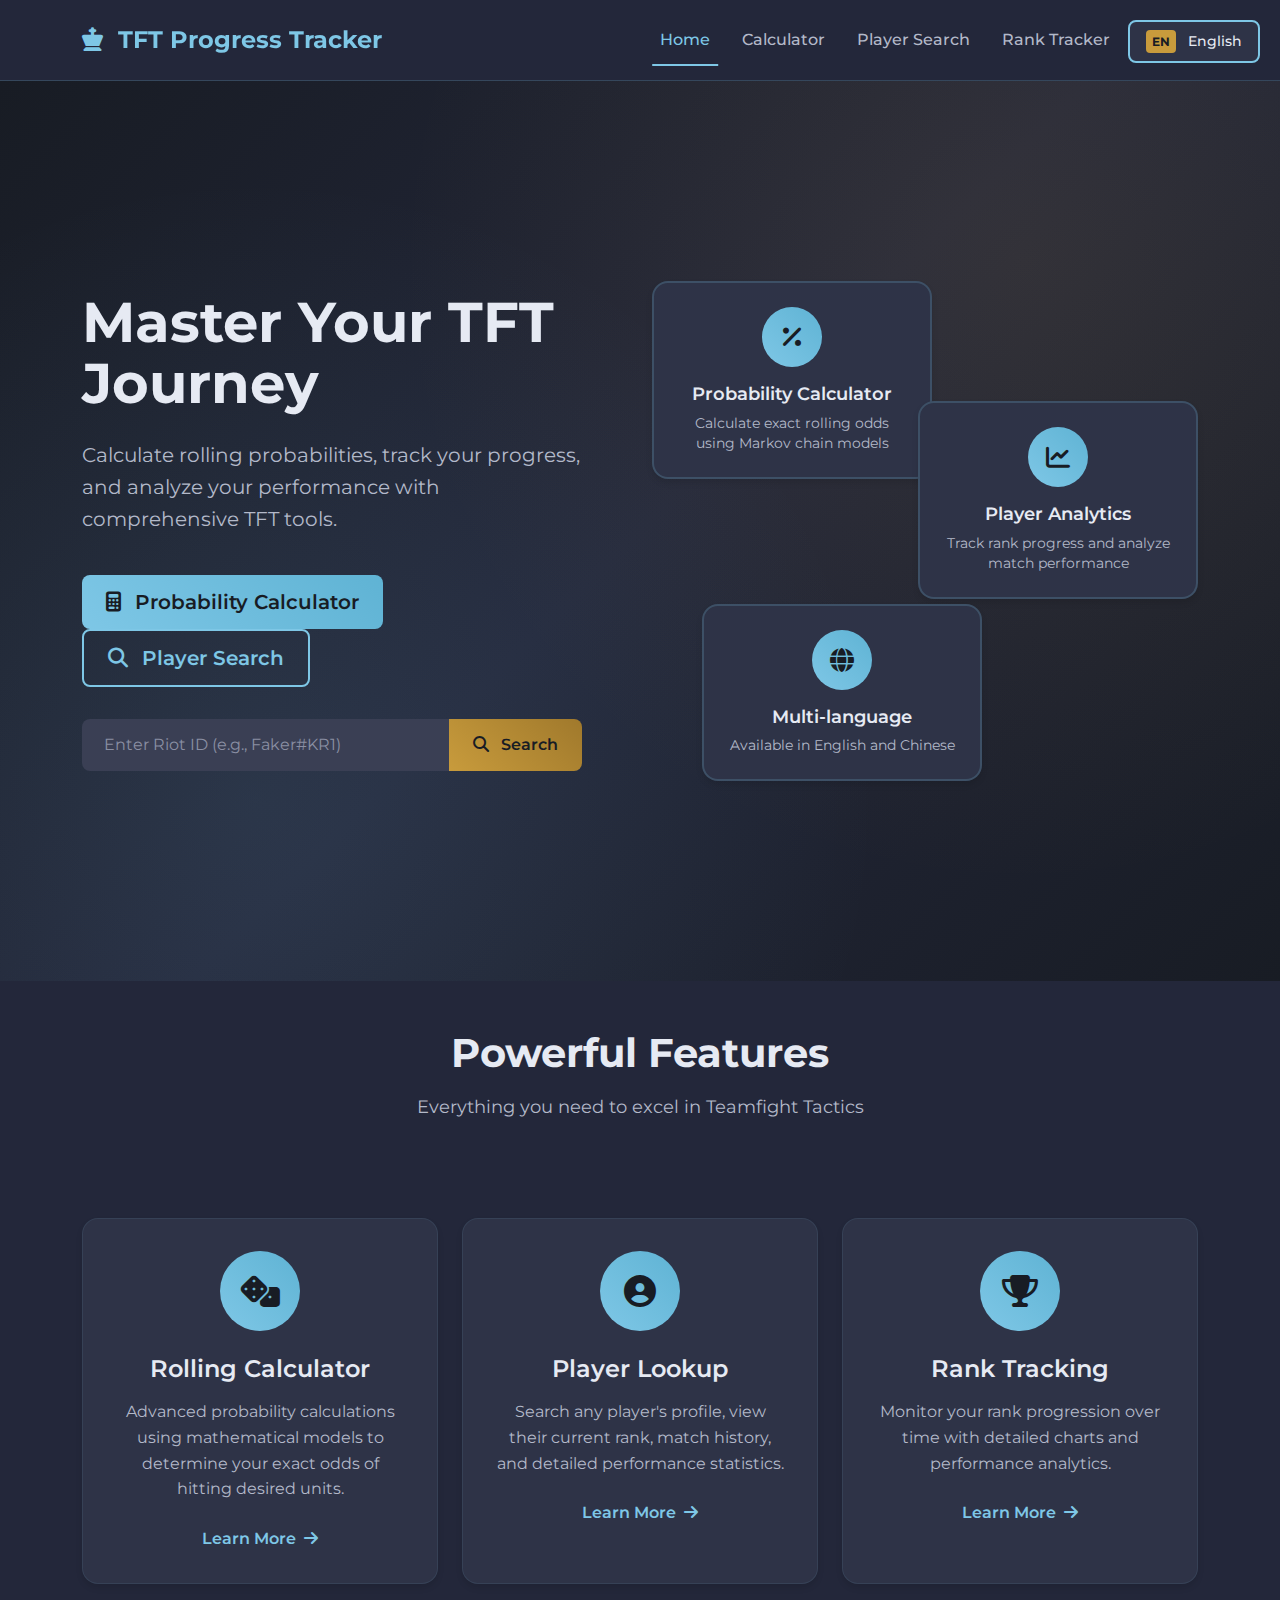
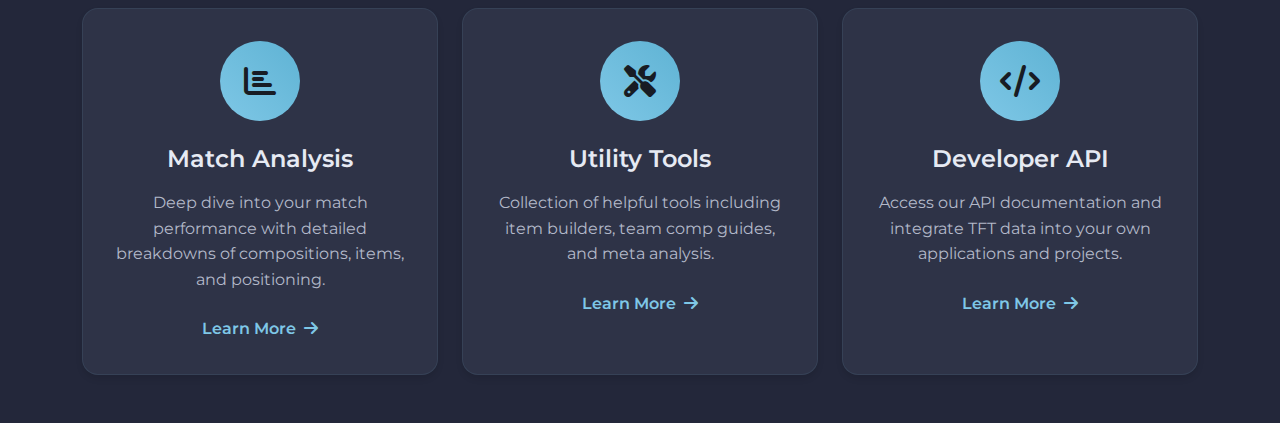
<file: index.html>
<!DOCTYPE html>
<html lang="en">
<head>
    <meta charset="UTF-8">
    <meta name="viewport" content="width=device-width, initial-scale=1.0">
    <title>TFT Progress Tracker | Teamfight Tactics Tools & Analytics</title>
    <meta name="description" content="Comprehensive TFT tools including rolling probability calculator and player analytics. Calculate your odds and track your progress in Teamfight Tactics.">
    <meta name="keywords" content="TFT, Teamfight Tactics, rolling calculator, probability, player tracker, analytics, Riot API">
    
    <!-- Stylesheets -->
    <link href="https://cdn.jsdelivr.net/npm/bootstrap@5.3.0/dist/css/bootstrap.min.css" rel="stylesheet">
    <link href="https://cdnjs.cloudflare.com/ajax/libs/font-awesome/6.4.0/css/all.min.css" rel="stylesheet">
    <link href="https://fonts.googleapis.com/css2?family=Montserrat:wght@300;400;500;600;700&display=swap" rel="stylesheet">
    <link href="assets/css/main.css" rel="stylesheet">
</head>
<body>
    <!-- Language Selector -->
    <div class="language-selector">
        <button id="current-language" class="current-language-btn">
            <span class="flag-badge">EN</span> English
        </button>
        <div id="language-dropdown" class="language-dropdown">
            <div class="language-option" data-lang="en">
                <span class="flag-badge">EN</span> English
            </div>
            <div class="language-option" data-lang="zh">
                <span class="flag-badge">CN</span> 中文
            </div>
        </div>
    </div>

    <!-- Navigation -->
    <nav class="navbar navbar-expand-lg navbar-dark">
        <div class="container">
            <a class="navbar-brand" href="index.html">
                <i class="fas fa-chess-king me-2"></i>
                <span class="brand-text" data-i18n="brandName">TFT Progress Tracker</span>
            </a>
            
            <button class="navbar-toggler" type="button" data-bs-toggle="collapse" data-bs-target="#navbarNav">
                <span class="navbar-toggler-icon"></span>
            </button>
            
            <div class="collapse navbar-collapse" id="navbarNav">
                <ul class="navbar-nav ms-auto">
                    <li class="nav-item">
                        <a class="nav-link active" href="index.html" data-i18n="nav.home">Home</a>
                    </li>
                    <li class="nav-item">
                        <a class="nav-link" href="calculator.html" data-i18n="nav.calculator">Calculator</a>
                    </li>
                    <li class="nav-item">
                        <a class="nav-link" href="player-search.html" data-i18n="nav.playerSearch">Player Search</a>
                    </li>
                    <li class="nav-item">
                        <a class="nav-link" href="rank-tracker.html" data-i18n="nav.rankTracker">Rank Tracker</a>
                    </li>
                    <li class="nav-item">
                        <a class="nav-link" href="tools.html" data-i18n="nav.tools">Tools</a>
                    </li>
                </ul>
            </div>
        </div>
    </nav>

    <!-- Hero Section -->
    <section class="hero-section">
        <div class="container">
            <div class="row align-items-center min-vh-100">
                <div class="col-lg-6">
                    <div class="hero-content">
                        <h1 class="hero-title" data-i18n="hero.title">
                            Master Your <span class="text-accent">TFT Journey</span>
                        </h1>
                        <p class="hero-subtitle" data-i18n="hero.subtitle">
                            Calculate rolling probabilities, track your progress, and analyze your performance with comprehensive TFT tools.
                        </p>
                        
                        <!-- Quick Access Buttons -->
                        <div class="hero-actions">
                            <a href="calculator.html" class="btn btn-primary btn-lg me-3">
                                <i class="fas fa-calculator me-2"></i>
                                <span data-i18n="hero.calculator">Probability Calculator</span>
                            </a>
                            <a href="player-search.html" class="btn btn-outline-primary btn-lg">
                                <i class="fas fa-search me-2"></i>
                                <span data-i18n="hero.playerSearch">Player Search</span>
                            </a>
                        </div>
                        
                        <!-- Quick Search -->
                        <div class="hero-search mt-4">
                            <form class="search-form" id="quickSearchForm">
                                <div class="input-group">
                                    <input type="text" class="form-control search-input" 
                                           data-i18n-placeholder="hero.searchPlaceholder"
                                           placeholder="Enter Riot ID (e.g., Faker#KR1)" 
                                           id="quickSearchInput">
                                    <button class="btn btn-accent" type="submit">
                                        <i class="fas fa-search me-2"></i>
                                        <span data-i18n="hero.search">Search</span>
                                    </button>
                                </div>
                            </form>
                        </div>
                    </div>
                </div>
                
                <div class="col-lg-6">
                    <div class="hero-visual">
                        <div class="feature-cards">
                            <div class="feature-card floating">
                                <div class="card-icon">
                                    <i class="fas fa-percentage"></i>
                                </div>
                                <h4 data-i18n="features.probability.title">Probability Calculator</h4>
                                <p data-i18n="features.probability.desc">Calculate exact rolling odds using Markov chain models</p>
                            </div>
                            
                            <div class="feature-card floating" style="animation-delay: 0.2s;">
                                <div class="card-icon">
                                    <i class="fas fa-chart-line"></i>
                                </div>
                                <h4 data-i18n="features.analytics.title">Player Analytics</h4>
                                <p data-i18n="features.analytics.desc">Track rank progress and analyze match performance</p>
                            </div>
                            
                            <div class="feature-card floating" style="animation-delay: 0.4s;">
                                <div class="card-icon">
                                    <i class="fas fa-globe"></i>
                                </div>
                                <h4 data-i18n="features.multilingual.title">Multi-language</h4>
                                <p data-i18n="features.multilingual.desc">Available in English and Chinese</p>
                            </div>
                        </div>
                    </div>
                </div>
            </div>
        </div>
    </section>

    <!-- Features Section -->
    <section class="features-section py-5">
        <div class="container">
            <div class="row">
                <div class="col-lg-12 text-center mb-5">
                    <h2 class="section-title" data-i18n="features.title">Powerful Features</h2>
                    <p class="section-subtitle" data-i18n="features.subtitle">Everything you need to excel in Teamfight Tactics</p>
                </div>
            </div>
            
            <div class="row g-4">
                <div class="col-lg-4 col-md-6">
                    <div class="main-feature-card">
                        <div class="feature-icon">
                            <i class="fas fa-dice"></i>
                        </div>
                        <h4 data-i18n="features.rolling.title">Rolling Calculator</h4>
                        <p data-i18n="features.rolling.desc">Advanced probability calculations using mathematical models to determine your exact odds of hitting desired units.</p>
                        <a href="calculator.html" class="feature-link">
                            <span data-i18n="features.learnMore">Learn More</span> <i class="fas fa-arrow-right ms-1"></i>
                        </a>
                    </div>
                </div>
                
                <div class="col-lg-4 col-md-6">
                    <div class="main-feature-card">
                        <div class="feature-icon">
                            <i class="fas fa-user-circle"></i>
                        </div>
                        <h4 data-i18n="features.player.title">Player Lookup</h4>
                        <p data-i18n="features.player.desc">Search any player's profile, view their current rank, match history, and detailed performance statistics.</p>
                        <a href="player-search.html" class="feature-link">
                            <span data-i18n="features.learnMore">Learn More</span> <i class="fas fa-arrow-right ms-1"></i>
                        </a>
                    </div>
                </div>
                
                <div class="col-lg-4 col-md-6">
                    <div class="main-feature-card">
                        <div class="feature-icon">
                            <i class="fas fa-trophy"></i>
                        </div>
                        <h4 data-i18n="features.tracking.title">Rank Tracking</h4>
                        <p data-i18n="features.tracking.desc">Monitor your rank progression over time with detailed charts and performance analytics.</p>
                        <a href="rank-tracker.html" class="feature-link">
                            <span data-i18n="features.learnMore">Learn More</span> <i class="fas fa-arrow-right ms-1"></i>
                        </a>
                    </div>
                </div>
                
                <div class="col-lg-4 col-md-6">
                    <div class="main-feature-card">
                        <div class="feature-icon">
                            <i class="fas fa-chart-bar"></i>
                        </div>
                        <h4 data-i18n="features.analysis.title">Match Analysis</h4>
                        <p data-i18n="features.analysis.desc">Deep dive into your match performance with detailed breakdowns of compositions, items, and positioning.</p>
                        <a href="match-analysis.html" class="feature-link">
                            <span data-i18n="features.learnMore">Learn More</span> <i class="fas fa-arrow-right ms-1"></i>
                        </a>
                    </div>
                </div>
                
                <div class="col-lg-4 col-md-6">
                    <div class="main-feature-card">
                        <div class="feature-icon">
                            <i class="fas fa-tools"></i>
                        </div>
                        <h4 data-i18n="features.tools.title">Utility Tools</h4>
                        <p data-i18n="features.tools.desc">Collection of helpful tools including item builders, team comp guides, and meta analysis.</p>
                        <a href="tools.html" class="feature-link">
                            <span data-i18n="features.learnMore">Learn More</span> <i class="fas fa-arrow-right ms-1"></i>
                        </a>
                    </div>
                </div>
                
                <div class="col-lg-4 col-md-6">
                    <div class="main-feature-card">
                        <div class="feature-icon">
                            <i class="fas fa-code"></i>
                        </div>
                        <h4 data-i18n="features.api.title">Developer API</h4>
                        <p data-i18n="features.api.desc">Access our API documentation and integrate TFT data into your own applications and projects.</p>
                        <a href="api-docs.html" class="feature-link">
                            <span data-i18n="features.learnMore">Learn More</span> <i class="fas fa-arrow-right ms-1"></i>
                        </a>
                    </div>
                </div>
            </div>
        </div>
    </section>

    <!-- Scripts -->
    <script src="https://cdn.jsdelivr.net/npm/bootstrap@5.3.0/dist/js/bootstrap.bundle.min.js"></script>
    <script src="assets/js/i18n.js"></script>
    <script src="assets/js/main.js"></script>
</body>
</html>
</file>
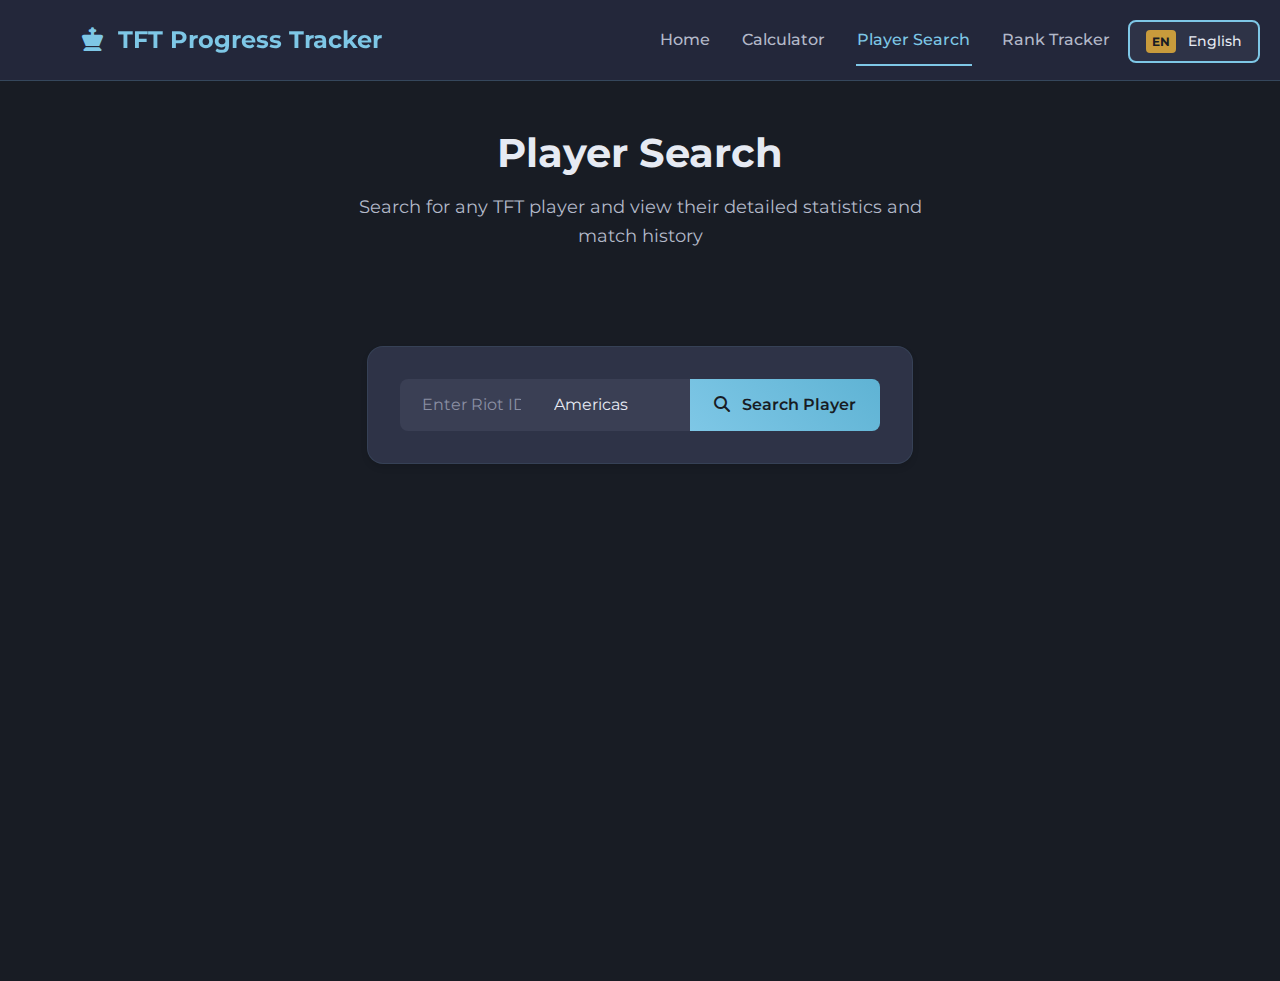
<file: player-search.html>
<!DOCTYPE html>
<html lang="en">
<head>
    <meta charset="UTF-8">
    <meta name="viewport" content="width=device-width, initial-scale=1.0">
    <title>Player Search | TFT Progress Tracker</title>
    <meta name="description" content="Search for any TFT player's profile, view their current rank, match history, and detailed performance statistics.">
    <meta name="keywords" content="TFT, Teamfight Tactics, player search, rank, match history, statistics">
    
    <!-- Stylesheets -->
    <link href="https://cdn.jsdelivr.net/npm/bootstrap@5.3.0/dist/css/bootstrap.min.css" rel="stylesheet">
    <link href="https://cdnjs.cloudflare.com/ajax/libs/font-awesome/6.4.0/css/all.min.css" rel="stylesheet">
    <link href="https://fonts.googleapis.com/css2?family=Montserrat:wght@300;400;500;600;700&display=swap" rel="stylesheet">
    <link href="assets/css/main.css" rel="stylesheet">
</head>
<body>
    <!-- Language Selector -->
    <div class="language-selector">
        <button id="current-language" class="current-language-btn">
            <span class="flag-badge">EN</span> English
        </button>
        <div id="language-dropdown" class="language-dropdown">
            <div class="language-option" data-lang="en">
                <span class="flag-badge">EN</span> English
            </div>
            <div class="language-option" data-lang="zh">
                <span class="flag-badge">CN</span> 中文
            </div>
        </div>
    </div>

    <!-- Navigation -->
    <nav class="navbar navbar-expand-lg navbar-dark">
        <div class="container">
            <a class="navbar-brand" href="index.html">
                <i class="fas fa-chess-king me-2"></i>
                <span class="brand-text" data-i18n="brandName">TFT Progress Tracker</span>
            </a>
            
            <button class="navbar-toggler" type="button" data-bs-toggle="collapse" data-bs-target="#navbarNav">
                <span class="navbar-toggler-icon"></span>
            </button>
            
            <div class="collapse navbar-collapse" id="navbarNav">
                <ul class="navbar-nav ms-auto">
                    <li class="nav-item">
                        <a class="nav-link" href="index.html" data-i18n="nav.home">Home</a>
                    </li>
                    <li class="nav-item">
                        <a class="nav-link" href="calculator.html" data-i18n="nav.calculator">Calculator</a>
                    </li>
                    <li class="nav-item">
                        <a class="nav-link active" href="player-search.html" data-i18n="nav.playerSearch">Player Search</a>
                    </li>
                    <li class="nav-item">
                        <a class="nav-link" href="rank-tracker.html" data-i18n="nav.rankTracker">Rank Tracker</a>
                    </li>
                    <li class="nav-item">
                        <a class="nav-link" href="tools.html" data-i18n="nav.tools">Tools</a>
                    </li>
                </ul>
            </div>
        </div>
    </nav>

    <!-- Player Search Section -->
    <section class="player-search-section py-5">
        <div class="container">
            <div class="row">
                <div class="col-lg-12 text-center mb-5">
                    <h1 class="section-title" data-i18n="playerSearch.title">Player Search</h1>
                    <p class="section-subtitle">Search for any TFT player and view their detailed statistics and match history</p>
                </div>
            </div>
            
            <!-- Search Form -->
            <div class="row justify-content-center mb-5">
                <div class="col-lg-6">
                    <div class="search-card">
                        <form id="playerSearchForm" class="search-form">
                            <div class="input-group">
                                <input type="text" 
                                       id="playerSearchInput" 
                                       class="form-control search-input" 
                                       data-i18n-placeholder="playerSearch.riotIdPlaceholder"
                                       placeholder="Enter Riot ID (e.g., Faker#KR1)" 
                                       required>
                                <select id="regionSelect" class="form-select region-select">
                                    <option value="americas">Americas</option>
                                    <option value="asia">Asia</option>
                                    <option value="europe">Europe</option>
                                </select>
                                <button type="submit" class="btn btn-primary">
                                    <i class="fas fa-search me-2"></i>
                                    <span data-i18n="playerSearch.searchPlayer">Search Player</span>
                                </button>
                            </div>
                        </form>
                    </div>
                </div>
            </div>

            <!-- Loading State -->
            <div id="loadingState" class="text-center" style="display: none;">
                <div class="loading-spinner"></div>
                <p class="mt-3" data-i18n="playerSearch.searching">Searching...</p>
            </div>

            <!-- Error State -->
            <div id="errorState" class="text-center" style="display: none;">
                <div class="error-card">
                    <i class="fas fa-exclamation-triangle error-icon"></i>
                    <h4 class="error-title" data-i18n="playerSearch.error">An error occurred while searching</h4>
                    <p class="error-message" id="errorMessage"></p>
                    <button class="btn btn-outline-primary" onclick="location.reload()">
                        <i class="fas fa-redo me-2"></i>
                        Try Again
                    </button>
                </div>
            </div>

            <!-- Player Results -->
            <div id="playerResults" style="display: none;">
                <!-- Player Profile Card -->
                <div class="row mb-4">
                    <div class="col-lg-12">
                        <div class="player-profile-card">
                            <div class="row align-items-center">
                                <div class="col-md-3 text-center">
                                    <div class="player-avatar">
                                        <i class="fas fa-user-circle"></i>
                                    </div>
                                </div>
                                <div class="col-md-6">
                                    <h2 class="player-name" id="playerName">-</h2>
                                    <p class="player-tag" id="playerTag">-</p>
                                    <div class="player-level">
                                        <span data-i18n="common.level">Level</span>: <span id="playerLevel">-</span>
                                    </div>
                                </div>
                                <div class="col-md-3 text-center">
                                    <div class="rank-display">
                                        <div class="rank-icon" id="rankIcon">
                                            <i class="fas fa-trophy"></i>
                                        </div>
                                        <div class="rank-info">
                                            <div class="rank-tier" id="rankTier">Unranked</div>
                                            <div class="rank-lp" id="rankLP">0 LP</div>
                                        </div>
                                    </div>
                                </div>
                            </div>
                        </div>
                    </div>
                </div>

                <!-- Stats Cards -->
                <div class="row mb-4">
                    <div class="col-lg-3 col-md-6 mb-3">
                        <div class="stat-card">
                            <div class="stat-icon">
                                <i class="fas fa-percentage"></i>
                            </div>
                            <div class="stat-content">
                                <h3 class="stat-value" id="winRateValue">-</h3>
                                <p class="stat-label" data-i18n="playerSearch.results.winRate">Win Rate</p>
                            </div>
                        </div>
                    </div>
                    <div class="col-lg-3 col-md-6 mb-3">
                        <div class="stat-card">
                            <div class="stat-icon">
                                <i class="fas fa-chart-line"></i>
                            </div>
                            <div class="stat-content">
                                <h3 class="stat-value" id="avgPlacementValue">-</h3>
                                <p class="stat-label" data-i18n="playerSearch.results.averagePlacement">Average Placement</p>
                            </div>
                        </div>
                    </div>
                    <div class="col-lg-3 col-md-6 mb-3">
                        <div class="stat-card">
                            <div class="stat-icon">
                                <i class="fas fa-gamepad"></i>
                            </div>
                            <div class="stat-content">
                                <h3 class="stat-value" id="gamesPlayedValue">-</h3>
                                <p class="stat-label" data-i18n="playerSearch.results.gamesPlayed">Games Played</p>
                            </div>
                        </div>
                    </div>
                    <div class="col-lg-3 col-md-6 mb-3">
                        <div class="stat-card">
                            <div class="stat-icon">
                                <i class="fas fa-crown"></i>
                            </div>
                            <div class="stat-content">
                                <h3 class="stat-value" id="top4RateValue">-</h3>
                                <p class="stat-label">Top 4 Rate</p>
                            </div>
                        </div>
                    </div>
                </div>

                <!-- Match History -->
                <div class="row">
                    <div class="col-lg-12">
                        <div class="match-history-card">
                            <h4 class="match-history-title" data-i18n="playerSearch.results.recentMatches">Recent Matches</h4>
                            <div id="matchHistoryContainer">
                                <!-- Match history will be populated here -->
                            </div>
                        </div>
                    </div>
                </div>
            </div>
        </div>
    </section>

    <!-- Scripts -->
    <script src="https://cdn.jsdelivr.net/npm/bootstrap@5.3.0/dist/js/bootstrap.bundle.min.js"></script>
    <script src="assets/js/i18n.js"></script>
    <script src="assets/js/main.js"></script>
    <script src="assets/js/player-search.js"></script>
</body>
</html>
</file>
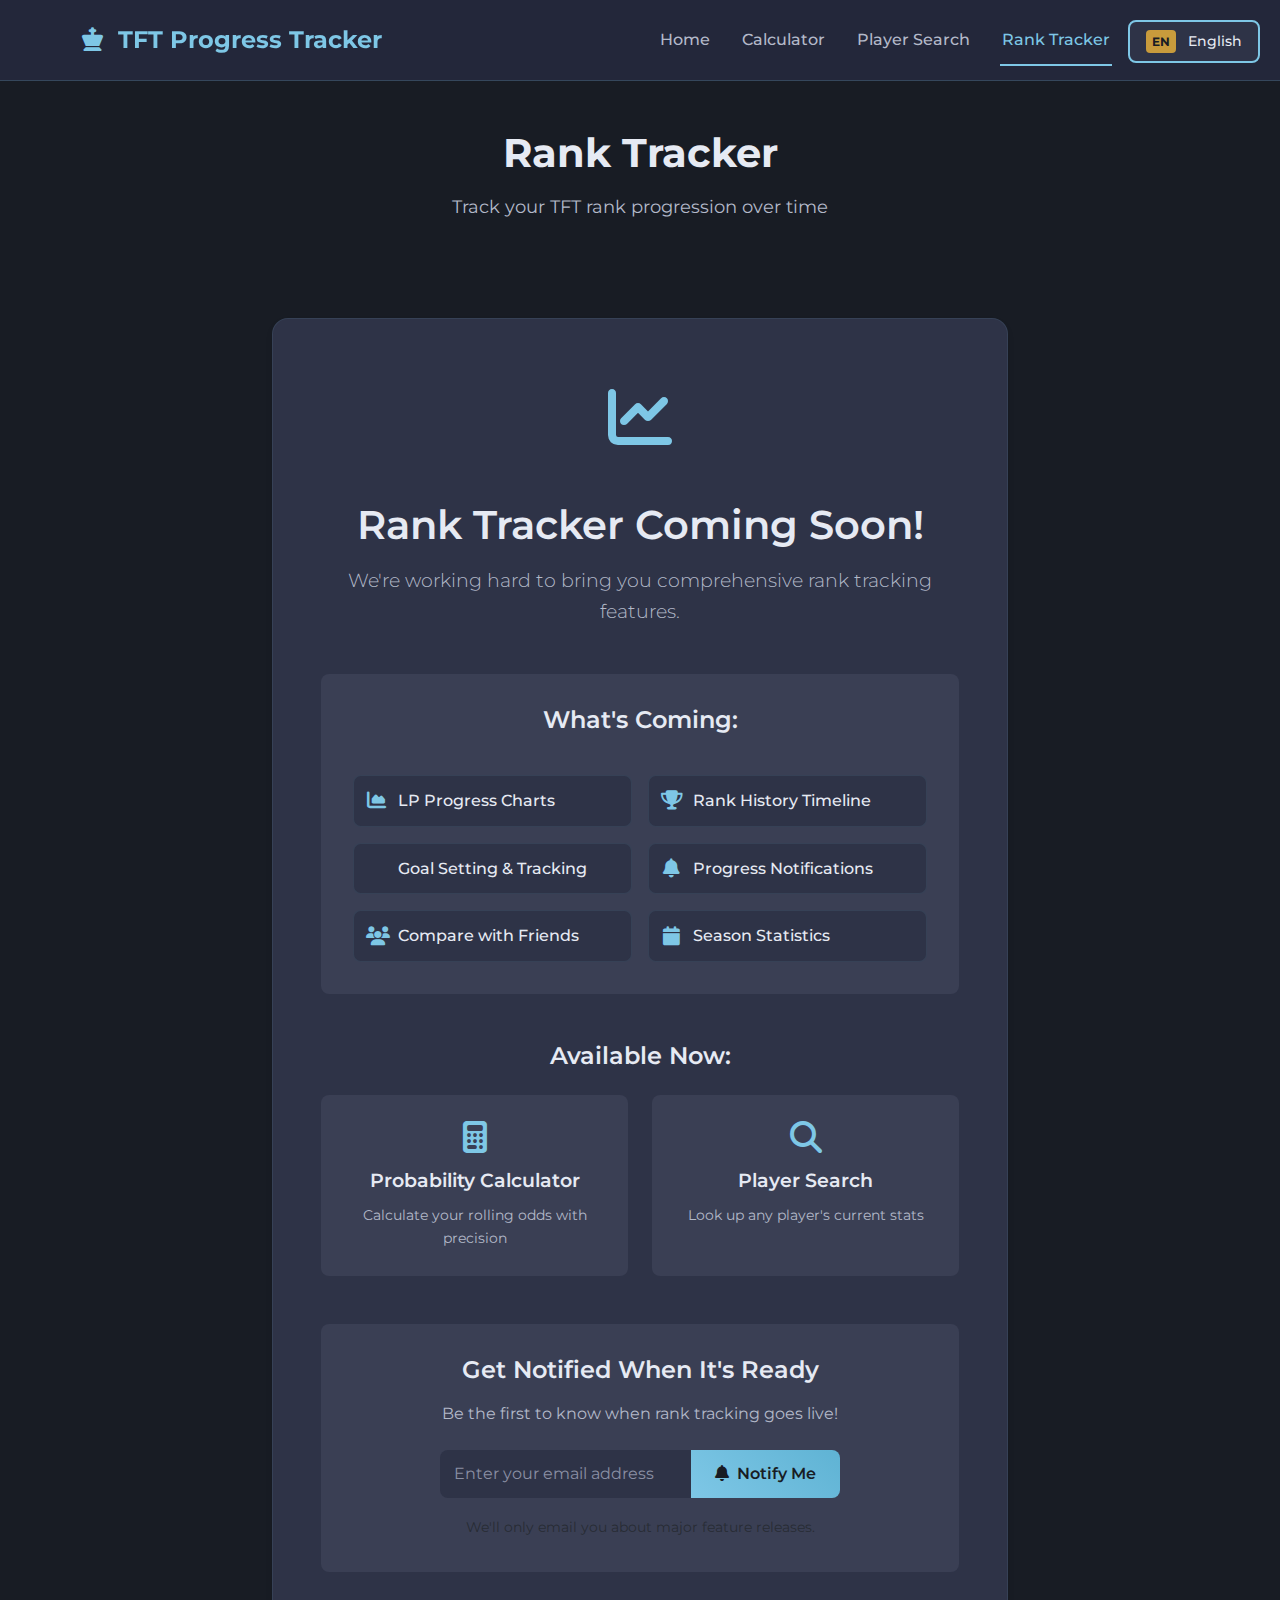
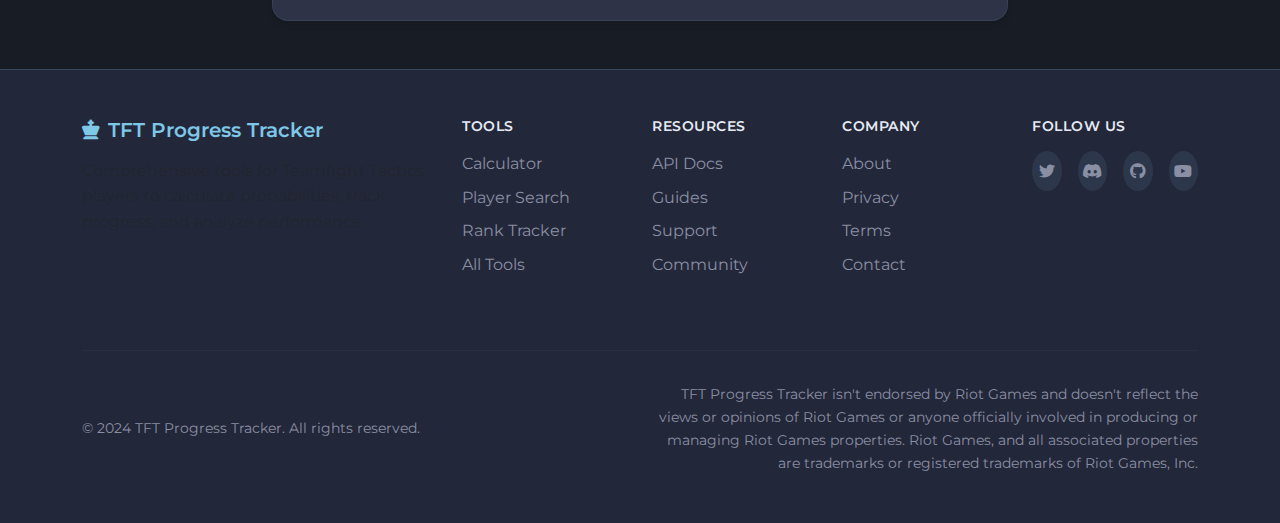
<file: rank-tracker.html>
<!DOCTYPE html>
<html lang="en">
<head>
    <meta charset="UTF-8">
    <meta name="viewport" content="width=device-width, initial-scale=1.0">
    <title>Rank Tracker | TFT Progress Tracker</title>
    <meta name="description" content="Track your TFT rank progression over time with detailed charts and performance analytics.">
    <meta name="keywords" content="TFT, Teamfight Tactics, rank tracker, progression, analytics">
    
    <!-- Stylesheets -->
    <link href="https://cdn.jsdelivr.net/npm/bootstrap@5.3.0/dist/css/bootstrap.min.css" rel="stylesheet">
    <link href="https://cdnjs.cloudflare.com/ajax/libs/font-awesome/6.4.0/css/all.min.css" rel="stylesheet">
    <link href="https://fonts.googleapis.com/css2?family=Montserrat:wght@300;400;500;600;700&display=swap" rel="stylesheet">
    <link href="assets/css/main.css" rel="stylesheet">
</head>
<body>
    <!-- Language Selector -->
    <div class="language-selector">
        <button id="current-language" class="current-language-btn">
            <span class="flag-badge">EN</span> English
        </button>
        <div id="language-dropdown" class="language-dropdown">
            <div class="language-option" data-lang="en">
                <span class="flag-badge">EN</span> English
            </div>
            <div class="language-option" data-lang="zh">
                <span class="flag-badge">CN</span> 中文
            </div>
        </div>
    </div>

    <!-- Navigation -->
    <nav class="navbar navbar-expand-lg navbar-dark">
        <div class="container">
            <a class="navbar-brand" href="index.html">
                <i class="fas fa-chess-king me-2"></i>
                <span class="brand-text" data-i18n="brandName">TFT Progress Tracker</span>
            </a>
            
            <button class="navbar-toggler" type="button" data-bs-toggle="collapse" data-bs-target="#navbarNav">
                <span class="navbar-toggler-icon"></span>
            </button>
            
            <div class="collapse navbar-collapse" id="navbarNav">
                <ul class="navbar-nav ms-auto">
                    <li class="nav-item">
                        <a class="nav-link" href="index.html" data-i18n="nav.home">Home</a>
                    </li>
                    <li class="nav-item">
                        <a class="nav-link" href="calculator.html" data-i18n="nav.calculator">Calculator</a>
                    </li>
                    <li class="nav-item">
                        <a class="nav-link" href="player-search.html" data-i18n="nav.playerSearch">Player Search</a>
                    </li>
                    <li class="nav-item">
                        <a class="nav-link active" href="rank-tracker.html" data-i18n="nav.rankTracker">Rank Tracker</a>
                    </li>
                    <li class="nav-item">
                        <a class="nav-link" href="tools.html" data-i18n="nav.tools">Tools</a>
                    </li>
                </ul>
            </div>
        </div>
    </nav>

    <!-- Rank Tracker Section -->
    <section class="rank-tracker-section py-5">
        <div class="container">
            <div class="row">
                <div class="col-lg-12 text-center mb-5">
                    <h1 class="section-title" data-i18n="rankTracker.title">Rank Tracker</h1>
                    <p class="section-subtitle" data-i18n="rankTracker.description">Track your TFT rank progression over time</p>
                </div>
            </div>
            
            <!-- Coming Soon Card -->
            <div class="row justify-content-center">
                <div class="col-lg-8">
                    <div class="coming-soon-card">
                        <div class="coming-soon-icon">
                            <i class="fas fa-chart-line"></i>
                        </div>
                        <h2>Rank Tracker Coming Soon!</h2>
                        <p class="lead">We're working hard to bring you comprehensive rank tracking features.</p>
                        
                        <div class="features-preview">
                            <h4>What's Coming:</h4>
                            <div class="row g-3 mt-3">
                                <div class="col-md-6">
                                    <div class="feature-preview">
                                        <i class="fas fa-chart-area"></i>
                                        <span>LP Progress Charts</span>
                                    </div>
                                </div>
                                <div class="col-md-6">
                                    <div class="feature-preview">
                                        <i class="fas fa-trophy"></i>
                                        <span>Rank History Timeline</span>
                                    </div>
                                </div>
                                <div class="col-md-6">
                                    <div class="feature-preview">
                                        <i class="fas fa-target"></i>
                                        <span>Goal Setting & Tracking</span>
                                    </div>
                                </div>
                                <div class="col-md-6">
                                    <div class="feature-preview">
                                        <i class="fas fa-bell"></i>
                                        <span>Progress Notifications</span>
                                    </div>
                                </div>
                                <div class="col-md-6">
                                    <div class="feature-preview">
                                        <i class="fas fa-users"></i>
                                        <span>Compare with Friends</span>
                                    </div>
                                </div>
                                <div class="col-md-6">
                                    <div class="feature-preview">
                                        <i class="fas fa-calendar"></i>
                                        <span>Season Statistics</span>
                                    </div>
                                </div>
                            </div>
                        </div>
                        
                        <div class="current-alternatives">
                            <h4>Available Now:</h4>
                            <div class="alternatives-grid">
                                <a href="calculator.html" class="alternative-card">
                                    <i class="fas fa-calculator"></i>
                                    <h5>Probability Calculator</h5>
                                    <p>Calculate your rolling odds with precision</p>
                                </a>
                                <a href="player-search.html" class="alternative-card">
                                    <i class="fas fa-search"></i>
                                    <h5>Player Search</h5>
                                    <p>Look up any player's current stats</p>
                                </a>
                            </div>
                        </div>
                        
                        <div class="notify-section">
                            <h4>Get Notified When It's Ready</h4>
                            <p>Be the first to know when rank tracking goes live!</p>
                            <form class="notify-form">
                                <div class="input-group">
                                    <input type="email" class="form-control" placeholder="Enter your email address">
                                    <button class="btn btn-primary" type="submit">
                                        <i class="fas fa-bell me-2"></i>Notify Me
                                    </button>
                                </div>
                            </form>
                            <small class="text-muted">We'll only email you about major feature releases.</small>
                        </div>
                    </div>
                </div>
            </div>
        </div>
    </section>

    <!-- Footer -->
    <footer class="footer py-5">
        <div class="container">
            <div class="row">
                <div class="col-lg-4 mb-4">
                    <div class="footer-brand">
                        <h5><i class="fas fa-chess-king me-2"></i><span data-i18n="brandName">TFT Progress Tracker</span></h5>
                        <p class="text-muted">
                            Comprehensive tools for Teamfight Tactics players to calculate probabilities, track progress, and analyze performance.
                        </p>
                    </div>
                </div>
                
                <div class="col-lg-2 col-md-6 mb-4">
                    <h6 class="footer-title">Tools</h6>
                    <ul class="footer-links">
                        <li><a href="calculator.html">Calculator</a></li>
                        <li><a href="player-search.html">Player Search</a></li>
                        <li><a href="rank-tracker.html">Rank Tracker</a></li>
                        <li><a href="tools.html">All Tools</a></li>
                    </ul>
                </div>
                
                <div class="col-lg-2 col-md-6 mb-4">
                    <h6 class="footer-title">Resources</h6>
                    <ul class="footer-links">
                        <li><a href="#">API Docs</a></li>
                        <li><a href="#">Guides</a></li>
                        <li><a href="#">Support</a></li>
                        <li><a href="#">Community</a></li>
                    </ul>
                </div>
                
                <div class="col-lg-2 col-md-6 mb-4">
                    <h6 class="footer-title">Company</h6>
                    <ul class="footer-links">
                        <li><a href="#">About</a></li>
                        <li><a href="#">Privacy</a></li>
                        <li><a href="#">Terms</a></li>
                        <li><a href="#">Contact</a></li>
                    </ul>
                </div>
                
                <div class="col-lg-2 col-md-6 mb-4">
                    <h6 class="footer-title">Follow Us</h6>
                    <div class="social-links">
                        <a href="#" class="social-link"><i class="fab fa-twitter"></i></a>
                        <a href="#" class="social-link"><i class="fab fa-discord"></i></a>
                        <a href="#" class="social-link"><i class="fab fa-github"></i></a>
                        <a href="#" class="social-link"><i class="fab fa-youtube"></i></a>
                    </div>
                </div>
            </div>
            
            <hr class="footer-divider">
            
            <div class="row align-items-center">
                <div class="col-md-6">
                    <p class="copyright">
                        © 2024 TFT Progress Tracker. All rights reserved.
                    </p>
                </div>
                <div class="col-md-6 text-md-end">
                    <p class="disclaimer">
                        TFT Progress Tracker isn't endorsed by Riot Games and doesn't reflect the views or opinions of Riot Games or anyone officially involved in producing or managing Riot Games properties. Riot Games, and all associated properties are trademarks or registered trademarks of Riot Games, Inc.
                    </p>
                </div>
            </div>
        </div>
    </footer>

    <!-- Scripts -->
    <script src="https://cdn.jsdelivr.net/npm/bootstrap@5.3.0/dist/js/bootstrap.bundle.min.js"></script>
    <script src="assets/js/i18n.js"></script>
    <script src="assets/js/main.js"></script>
</body>
</html>
</file>
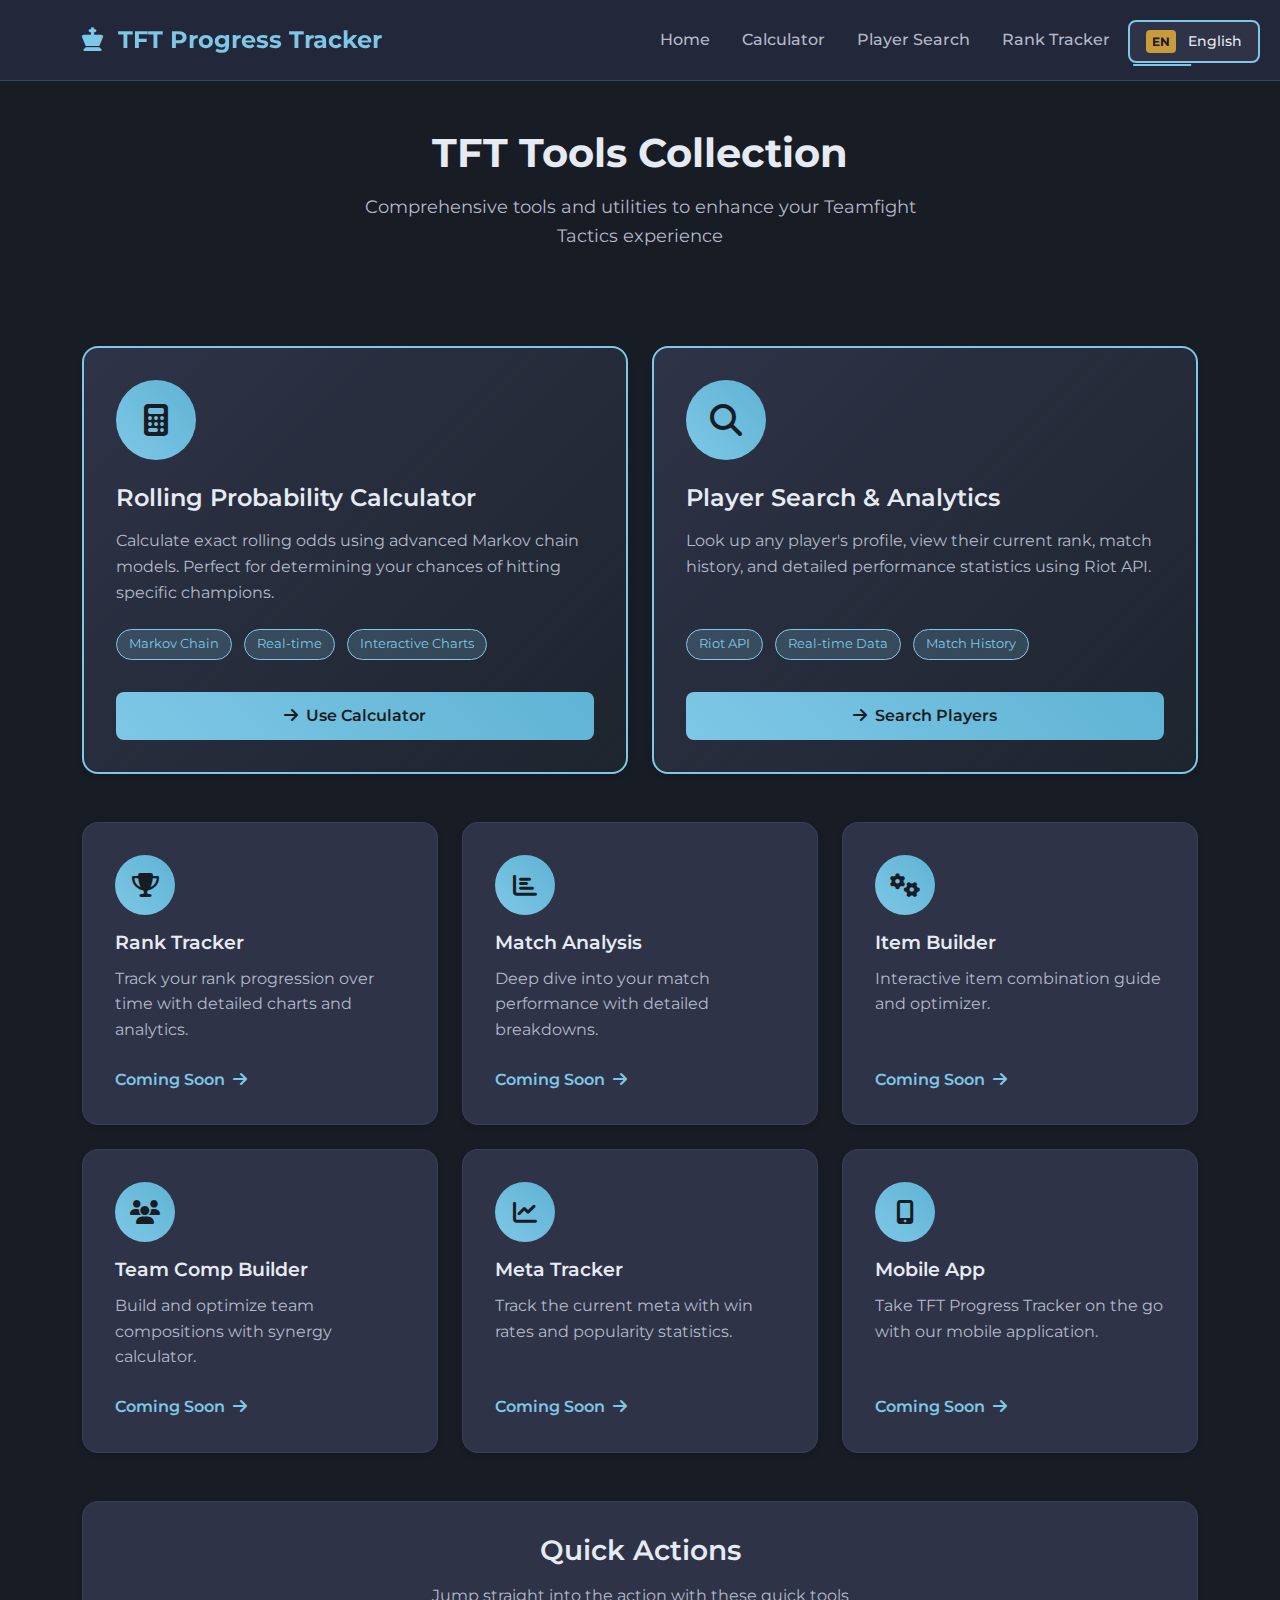
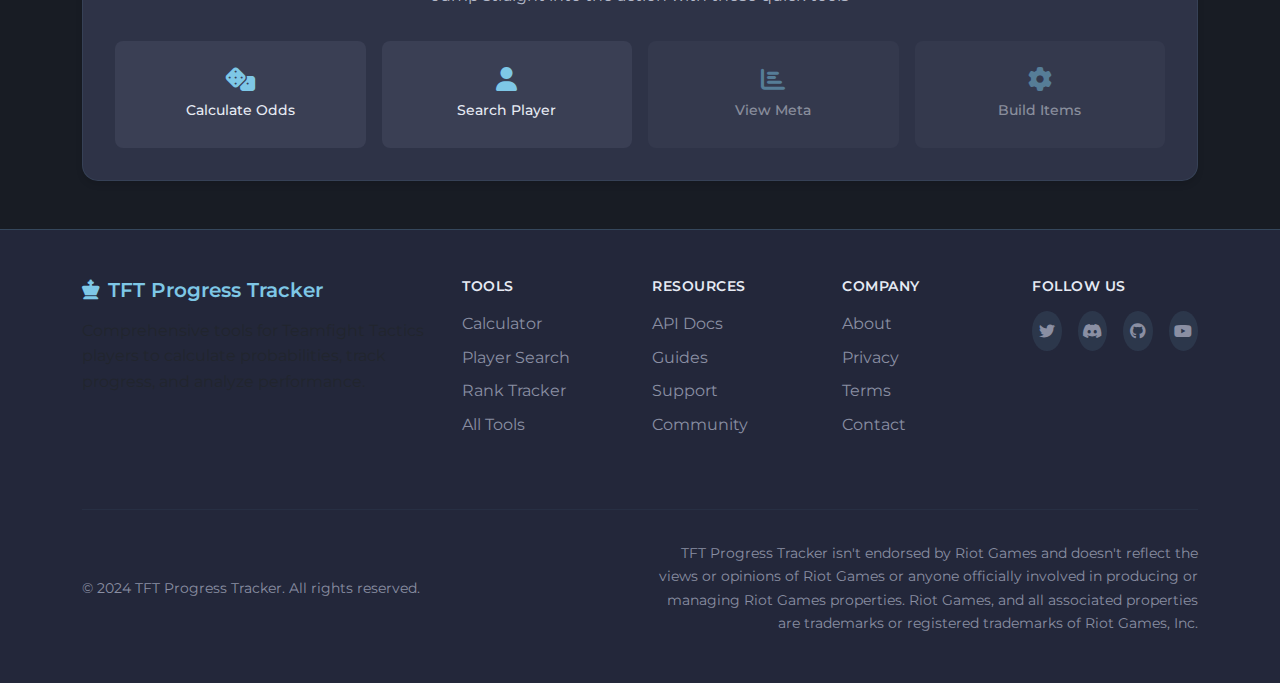
<file: tools.html>
<!DOCTYPE html>
<html lang="en">
<head>
    <meta charset="UTF-8">
    <meta name="viewport" content="width=device-width, initial-scale=1.0">
    <title>TFT Tools Collection | TFT Progress Tracker</title>
    <meta name="description" content="Collection of useful TFT tools including probability calculator, player search, and more utilities for Teamfight Tactics players.">
    <meta name="keywords" content="TFT, Teamfight Tactics, tools, utilities, calculator, guides">
    
    <!-- Stylesheets -->
    <link href="https://cdn.jsdelivr.net/npm/bootstrap@5.3.0/dist/css/bootstrap.min.css" rel="stylesheet">
    <link href="https://cdnjs.cloudflare.com/ajax/libs/font-awesome/6.4.0/css/all.min.css" rel="stylesheet">
    <link href="https://fonts.googleapis.com/css2?family=Montserrat:wght@300;400;500;600;700&display=swap" rel="stylesheet">
    <link href="assets/css/main.css" rel="stylesheet">
</head>
<body>
    <!-- Language Selector -->
    <div class="language-selector">
        <button id="current-language" class="current-language-btn">
            <span class="flag-badge">EN</span> English
        </button>
        <div id="language-dropdown" class="language-dropdown">
            <div class="language-option" data-lang="en">
                <span class="flag-badge">EN</span> English
            </div>
            <div class="language-option" data-lang="zh">
                <span class="flag-badge">CN</span> 中文
            </div>
        </div>
    </div>

    <!-- Navigation -->
    <nav class="navbar navbar-expand-lg navbar-dark">
        <div class="container">
            <a class="navbar-brand" href="index.html">
                <i class="fas fa-chess-king me-2"></i>
                <span class="brand-text" data-i18n="brandName">TFT Progress Tracker</span>
            </a>
            
            <button class="navbar-toggler" type="button" data-bs-toggle="collapse" data-bs-target="#navbarNav">
                <span class="navbar-toggler-icon"></span>
            </button>
            
            <div class="collapse navbar-collapse" id="navbarNav">
                <ul class="navbar-nav ms-auto">
                    <li class="nav-item">
                        <a class="nav-link" href="index.html" data-i18n="nav.home">Home</a>
                    </li>
                    <li class="nav-item">
                        <a class="nav-link" href="calculator.html" data-i18n="nav.calculator">Calculator</a>
                    </li>
                    <li class="nav-item">
                        <a class="nav-link" href="player-search.html" data-i18n="nav.playerSearch">Player Search</a>
                    </li>
                    <li class="nav-item">
                        <a class="nav-link" href="rank-tracker.html" data-i18n="nav.rankTracker">Rank Tracker</a>
                    </li>
                    <li class="nav-item">
                        <a class="nav-link active" href="tools.html" data-i18n="nav.tools">Tools</a>
                    </li>
                </ul>
            </div>
        </div>
    </nav>

    <!-- Tools Section -->
    <section class="tools-section py-5">
        <div class="container">
            <div class="row">
                <div class="col-lg-12 text-center mb-5">
                    <h1 class="section-title">TFT Tools Collection</h1>
                    <p class="section-subtitle">Comprehensive tools and utilities to enhance your Teamfight Tactics experience</p>
                </div>
            </div>
            
            <!-- Main Tools -->
            <div class="row g-4 mb-5">
                <div class="col-lg-6">
                    <div class="tool-card featured">
                        <div class="tool-icon">
                            <i class="fas fa-calculator"></i>
                        </div>
                        <div class="tool-content">
                            <h3>Rolling Probability Calculator</h3>
                            <p>Calculate exact rolling odds using advanced Markov chain models. Perfect for determining your chances of hitting specific champions.</p>
                            <div class="tool-features">
                                <span class="feature-tag">Markov Chain</span>
                                <span class="feature-tag">Real-time</span>
                                <span class="feature-tag">Interactive Charts</span>
                            </div>
                            <a href="calculator.html" class="btn btn-primary">
                                <i class="fas fa-arrow-right me-2"></i>Use Calculator
                            </a>
                        </div>
                    </div>
                </div>
                
                <div class="col-lg-6">
                    <div class="tool-card featured">
                        <div class="tool-icon">
                            <i class="fas fa-search"></i>
                        </div>
                        <div class="tool-content">
                            <h3>Player Search & Analytics</h3>
                            <p>Look up any player's profile, view their current rank, match history, and detailed performance statistics using Riot API.</p>
                            <div class="tool-features">
                                <span class="feature-tag">Riot API</span>
                                <span class="feature-tag">Real-time Data</span>
                                <span class="feature-tag">Match History</span>
                            </div>
                            <a href="player-search.html" class="btn btn-primary">
                                <i class="fas fa-arrow-right me-2"></i>Search Players
                            </a>
                        </div>
                    </div>
                </div>
            </div>

            <!-- Additional Tools -->
            <div class="row g-4 mb-5">
                <div class="col-lg-4 col-md-6">
                    <div class="tool-card">
                        <div class="tool-icon small">
                            <i class="fas fa-trophy"></i>
                        </div>
                        <div class="tool-content">
                            <h4>Rank Tracker</h4>
                            <p>Track your rank progression over time with detailed charts and analytics.</p>
                            <a href="rank-tracker.html" class="tool-link">
                                Coming Soon <i class="fas fa-arrow-right ms-1"></i>
                            </a>
                        </div>
                    </div>
                </div>
                
                <div class="col-lg-4 col-md-6">
                    <div class="tool-card">
                        <div class="tool-icon small">
                            <i class="fas fa-chart-bar"></i>
                        </div>
                        <div class="tool-content">
                            <h4>Match Analysis</h4>
                            <p>Deep dive into your match performance with detailed breakdowns.</p>
                            <a href="#" class="tool-link">
                                Coming Soon <i class="fas fa-arrow-right ms-1"></i>
                            </a>
                        </div>
                    </div>
                </div>
                
                <div class="col-lg-4 col-md-6">
                    <div class="tool-card">
                        <div class="tool-icon small">
                            <i class="fas fa-cogs"></i>
                        </div>
                        <div class="tool-content">
                            <h4>Item Builder</h4>
                            <p>Interactive item combination guide and optimizer.</p>
                            <a href="#" class="tool-link">
                                Coming Soon <i class="fas fa-arrow-right ms-1"></i>
                            </a>
                        </div>
                    </div>
                </div>
                
                <div class="col-lg-4 col-md-6">
                    <div class="tool-card">
                        <div class="tool-icon small">
                            <i class="fas fa-users"></i>
                        </div>
                        <div class="tool-content">
                            <h4>Team Comp Builder</h4>
                            <p>Build and optimize team compositions with synergy calculator.</p>
                            <a href="#" class="tool-link">
                                Coming Soon <i class="fas fa-arrow-right ms-1"></i>
                            </a>
                        </div>
                    </div>
                </div>
                
                <div class="col-lg-4 col-md-6">
                    <div class="tool-card">
                        <div class="tool-icon small">
                            <i class="fas fa-chart-line"></i>
                        </div>
                        <div class="tool-content">
                            <h4>Meta Tracker</h4>
                            <p>Track the current meta with win rates and popularity statistics.</p>
                            <a href="#" class="tool-link">
                                Coming Soon <i class="fas fa-arrow-right ms-1"></i>
                            </a>
                        </div>
                    </div>
                </div>
                
                <div class="col-lg-4 col-md-6">
                    <div class="tool-card">
                        <div class="tool-icon small">
                            <i class="fas fa-mobile-alt"></i>
                        </div>
                        <div class="tool-content">
                            <h4>Mobile App</h4>
                            <p>Take TFT Progress Tracker on the go with our mobile application.</p>
                            <a href="#" class="tool-link">
                                Coming Soon <i class="fas fa-arrow-right ms-1"></i>
                            </a>
                        </div>
                    </div>
                </div>
            </div>

            <!-- Quick Actions -->
            <div class="row">
                <div class="col-lg-12">
                    <div class="quick-actions-card">
                        <h3>Quick Actions</h3>
                        <p>Jump straight into the action with these quick tools</p>
                        <div class="quick-actions-grid">
                            <a href="calculator.html" class="quick-action">
                                <i class="fas fa-dice"></i>
                                <span>Calculate Odds</span>
                            </a>
                            <a href="player-search.html" class="quick-action">
                                <i class="fas fa-user"></i>
                                <span>Search Player</span>
                            </a>
                            <a href="#" class="quick-action disabled">
                                <i class="fas fa-chart-bar"></i>
                                <span>View Meta</span>
                            </a>
                            <a href="#" class="quick-action disabled">
                                <i class="fas fa-cog"></i>
                                <span>Build Items</span>
                            </a>
                        </div>
                    </div>
                </div>
            </div>
        </div>
    </section>

    <!-- Footer -->
    <footer class="footer py-5">
        <div class="container">
            <div class="row">
                <div class="col-lg-4 mb-4">
                    <div class="footer-brand">
                        <h5><i class="fas fa-chess-king me-2"></i><span data-i18n="brandName">TFT Progress Tracker</span></h5>
                        <p class="text-muted">
                            Comprehensive tools for Teamfight Tactics players to calculate probabilities, track progress, and analyze performance.
                        </p>
                    </div>
                </div>
                
                <div class="col-lg-2 col-md-6 mb-4">
                    <h6 class="footer-title">Tools</h6>
                    <ul class="footer-links">
                        <li><a href="calculator.html">Calculator</a></li>
                        <li><a href="player-search.html">Player Search</a></li>
                        <li><a href="rank-tracker.html">Rank Tracker</a></li>
                        <li><a href="tools.html">All Tools</a></li>
                    </ul>
                </div>
                
                <div class="col-lg-2 col-md-6 mb-4">
                    <h6 class="footer-title">Resources</h6>
                    <ul class="footer-links">
                        <li><a href="#">API Docs</a></li>
                        <li><a href="#">Guides</a></li>
                        <li><a href="#">Support</a></li>
                        <li><a href="#">Community</a></li>
                    </ul>
                </div>
                
                <div class="col-lg-2 col-md-6 mb-4">
                    <h6 class="footer-title">Company</h6>
                    <ul class="footer-links">
                        <li><a href="#">About</a></li>
                        <li><a href="#">Privacy</a></li>
                        <li><a href="#">Terms</a></li>
                        <li><a href="#">Contact</a></li>
                    </ul>
                </div>
                
                <div class="col-lg-2 col-md-6 mb-4">
                    <h6 class="footer-title">Follow Us</h6>
                    <div class="social-links">
                        <a href="#" class="social-link"><i class="fab fa-twitter"></i></a>
                        <a href="#" class="social-link"><i class="fab fa-discord"></i></a>
                        <a href="#" class="social-link"><i class="fab fa-github"></i></a>
                        <a href="#" class="social-link"><i class="fab fa-youtube"></i></a>
                    </div>
                </div>
            </div>
            
            <hr class="footer-divider">
            
            <div class="row align-items-center">
                <div class="col-md-6">
                    <p class="copyright">
                        © 2024 TFT Progress Tracker. All rights reserved.
                    </p>
                </div>
                <div class="col-md-6 text-md-end">
                    <p class="disclaimer">
                        TFT Progress Tracker isn't endorsed by Riot Games and doesn't reflect the views or opinions of Riot Games or anyone officially involved in producing or managing Riot Games properties. Riot Games, and all associated properties are trademarks or registered trademarks of Riot Games, Inc.
                    </p>
                </div>
            </div>
        </div>
    </footer>

    <!-- Scripts -->
    <script src="https://cdn.jsdelivr.net/npm/bootstrap@5.3.0/dist/js/bootstrap.bundle.min.js"></script>
    <script src="assets/js/i18n.js"></script>
    <script src="assets/js/main.js"></script>
</body>
</html>
</file>
<file: assets/css/main.css>
/* TFT Progress Tracker - Main Styles */
/* Based on TFT-Rolling-Calculator design with enhancements */

/* CSS Variables */
:root {
  /* Colors - Based on original TFT Calculator */
  --bg-primary: #181c24;
  --bg-secondary: #23273a;
  --bg-card: #2e3347;
  --bg-hover: #3a3f54;

  /* Text Colors */
  --text-primary: #e6eaf3;
  --text-secondary: #b3b9c9;
  --text-muted: #8a8fa3;
  --text-accent: #7ec7e6;

  /* Accent Colors */
  --accent-primary: #7ec7e6;
  --accent-secondary: #5fb3d4;
  --accent-gold: #c89b3c;
  --accent-gold-dark: #a0792c;

  /* Status Colors */
  --success: #00c851;
  --warning: #ff8800;
  --danger: #ff4444;
  --info: #7ec7e6;

  /* Typography */
  --font-family: 'Montserrat', Arial, sans-serif;

  /* Spacing */
  --border-radius: 16px;
  --border-radius-sm: 8px;
  --shadow: 0 4px 6px rgba(0, 0, 0, 0.1);
  --shadow-lg: 0 10px 25px rgba(0, 0, 0, 0.2);

  /* Transitions */
  --transition: all 0.3s ease;
}

/* Base Styles */
* {
  margin: 0;
  padding: 0;
  box-sizing: border-box;
}

body {
  font-family: var(--font-family);
  background-color: var(--bg-primary);
  color: var(--text-primary);
  line-height: 1.6;
  overflow-x: hidden;
}

/* Typography */
h1,
h2,
h3,
h4,
h5,
h6 {
  font-weight: 600;
  line-height: 1.2;
  margin-bottom: 1rem;
}

.text-accent {
  color: var(--accent-primary) !important;
}

.text-gold {
  color: var(--accent-gold) !important;
}

/* Language Selector */
.language-selector {
  position: fixed;
  top: 20px;
  right: 20px;
  z-index: 1000;
}

.current-language-btn {
  background: var(--bg-card);
  border: 2px solid var(--accent-primary);
  color: var(--text-primary);
  padding: 8px 16px;
  border-radius: var(--border-radius-sm);
  cursor: pointer;
  font-size: 14px;
  font-weight: 500;
  transition: var(--transition);
}

.current-language-btn:hover {
  background: var(--bg-hover);
  border-color: var(--accent-secondary);
}

.flag-badge {
  display: inline-block;
  padding: 2px 6px;
  background: var(--accent-gold);
  color: var(--bg-primary);
  border-radius: 4px;
  font-weight: bold;
  margin-right: 8px;
  font-size: 12px;
}

.language-dropdown {
  position: absolute;
  top: 100%;
  right: 0;
  background: var(--bg-card);
  border: 2px solid var(--accent-primary);
  border-radius: var(--border-radius-sm);
  min-width: 150px;
  box-shadow: var(--shadow-lg);
  display: none;
  margin-top: 5px;
}

.language-dropdown.show {
  display: block;
}

.language-option {
  padding: 12px 16px;
  cursor: pointer;
  transition: var(--transition);
  font-size: 14px;
}

.language-option:hover {
  background: var(--bg-hover);
}

/* Navigation */
.navbar {
  background: var(--bg-secondary) !important;
  backdrop-filter: blur(10px);
  border-bottom: 1px solid rgba(126, 199, 230, 0.2);
  padding: 1rem 0;
  transition: var(--transition);
}

.navbar-brand {
  font-size: 1.5rem;
  font-weight: 700;
  color: var(--accent-primary) !important;
  text-decoration: none;
}

.brand-text {
  background: linear-gradient(45deg, var(--accent-primary), var(--text-accent));
  -webkit-background-clip: text;
  -webkit-text-fill-color: transparent;
  background-clip: text;
}

.nav-link {
  color: var(--text-secondary) !important;
  font-weight: 500;
  transition: var(--transition);
  position: relative;
  padding: 0.5rem 1rem !important;
}

.nav-link:hover,
.nav-link.active {
  color: var(--accent-primary) !important;
}

.nav-link::after {
  content: '';
  position: absolute;
  bottom: -5px;
  left: 50%;
  width: 0;
  height: 2px;
  background: var(--accent-primary);
  transition: var(--transition);
  transform: translateX(-50%);
}

.nav-link:hover::after,
.nav-link.active::after {
  width: 80%;
}

/* Hero Section */
.hero-section {
  min-height: 100vh;
  display: flex;
  align-items: center;
  background: linear-gradient(135deg, var(--bg-primary) 0%, var(--bg-secondary) 50%, var(--bg-primary) 100%);
  position: relative;
  overflow: hidden;
}

.hero-section::before {
  content: '';
  position: absolute;
  top: 0;
  left: 0;
  width: 100%;
  height: 100%;
  background: radial-gradient(circle at 20% 80%, rgba(126, 199, 230, 0.1) 0%, transparent 50%),
    radial-gradient(circle at 80% 20%, rgba(200, 155, 60, 0.1) 0%, transparent 50%);
  z-index: 0;
}

.hero-content {
  position: relative;
  z-index: 1;
}

.hero-title {
  font-size: 3.5rem;
  font-weight: 700;
  margin-bottom: 1.5rem;
  line-height: 1.1;
}

.hero-subtitle {
  font-size: 1.25rem;
  color: var(--text-secondary);
  margin-bottom: 2.5rem;
  max-width: 500px;
}

.hero-actions {
  margin-bottom: 2rem;
}

.hero-search {
  max-width: 500px;
}

.search-input {
  background: var(--bg-card);
  border: 2px solid transparent;
  color: var(--text-primary);
  padding: 0.75rem 1.25rem;
  font-size: 1rem;
  transition: var(--transition);
  border-radius: var(--border-radius-sm);
}

.search-input:focus {
  background: var(--bg-hover);
  border-color: var(--accent-primary);
  box-shadow: 0 0 0 0.2rem rgba(126, 199, 230, 0.25);
  color: var(--text-primary);
}

.search-input::placeholder {
  color: var(--text-muted);
}

/* Buttons */
.btn-primary {
  background: linear-gradient(45deg, var(--accent-primary), var(--accent-secondary));
  border: none;
  color: var(--bg-primary);
  font-weight: 600;
  padding: 0.75rem 1.5rem;
  border-radius: var(--border-radius-sm);
  transition: var(--transition);
}

.btn-primary:hover {
  background: linear-gradient(45deg, var(--accent-secondary), var(--accent-primary));
  color: var(--bg-primary);
  transform: translateY(-2px);
  box-shadow: var(--shadow-lg);
}

.btn-outline-primary {
  border: 2px solid var(--accent-primary);
  color: var(--accent-primary);
  background: transparent;
  font-weight: 600;
  padding: 0.75rem 1.5rem;
  border-radius: var(--border-radius-sm);
  transition: var(--transition);
}

.btn-outline-primary:hover {
  background: var(--accent-primary);
  color: var(--bg-primary);
  transform: translateY(-2px);
  box-shadow: var(--shadow-lg);
}

.btn-accent {
  background: linear-gradient(45deg, var(--accent-gold), var(--accent-gold-dark));
  border: none;
  color: var(--bg-primary);
  font-weight: 600;
  padding: 0.75rem 1.5rem;
  border-radius: var(--border-radius-sm);
  transition: var(--transition);
}

.btn-accent:hover {
  background: linear-gradient(45deg, var(--accent-gold-dark), var(--accent-gold));
  color: var(--bg-primary);
  transform: translateY(-2px);
  box-shadow: var(--shadow-lg);
}

/* Hero Visual */
.hero-visual {
  position: relative;
  height: 500px;
}

.feature-cards {
  position: relative;
  height: 100%;
}

.feature-card {
  background: var(--bg-card);
  border: 2px solid rgba(126, 199, 230, 0.2);
  border-radius: var(--border-radius);
  padding: 1.5rem;
  text-align: center;
  transition: var(--transition);
  position: absolute;
  width: 280px;
  box-shadow: var(--shadow);
}

.feature-card.floating {
  animation: float 3s ease-in-out infinite;
}

.feature-card:nth-child(1) {
  top: 0;
  left: 0;
}

.feature-card:nth-child(2) {
  top: 120px;
  right: 0;
}

.feature-card:nth-child(3) {
  bottom: 0;
  left: 50px;
}

.feature-card:hover {
  transform: translateY(-10px);
  border-color: var(--accent-primary);
  box-shadow: var(--shadow-lg);
}

.card-icon {
  width: 60px;
  height: 60px;
  margin: 0 auto 1rem;
  background: linear-gradient(45deg, var(--accent-primary), var(--accent-secondary));
  border-radius: 50%;
  display: flex;
  align-items: center;
  justify-content: center;
  font-size: 1.5rem;
  color: var(--bg-primary);
}

.feature-card h4 {
  font-size: 1.1rem;
  margin-bottom: 0.5rem;
  color: var(--text-primary);
}

.feature-card p {
  color: var(--text-secondary);
  font-size: 0.9rem;
  line-height: 1.4;
  margin: 0;
}

@keyframes float {
  0%,
  100% {
    transform: translateY(0px);
  }
  50% {
    transform: translateY(-20px);
  }
}

/* Features Section */
.features-section {
  background: var(--bg-secondary);
  padding: 80px 0;
}

.section-title {
  font-size: 2.5rem;
  font-weight: 700;
  margin-bottom: 1rem;
  text-align: center;
  color: var(--text-primary);
}

.section-subtitle {
  font-size: 1.1rem;
  color: var(--text-secondary);
  text-align: center;
  max-width: 600px;
  margin: 0 auto 3rem;
}

.main-feature-card {
  background: var(--bg-card);
  border-radius: var(--border-radius);
  padding: 2rem;
  text-align: center;
  transition: var(--transition);
  border: 1px solid rgba(126, 199, 230, 0.1);
  height: 100%;
  box-shadow: var(--shadow);
}

.main-feature-card:hover {
  transform: translateY(-10px);
  box-shadow: var(--shadow-lg);
  border-color: var(--accent-primary);
}

.feature-icon {
  width: 80px;
  height: 80px;
  margin: 0 auto 1.5rem;
  background: linear-gradient(45deg, var(--accent-primary), var(--accent-secondary));
  border-radius: 50%;
  display: flex;
  align-items: center;
  justify-content: center;
  font-size: 2rem;
  color: var(--bg-primary);
}

.main-feature-card h4 {
  font-size: 1.5rem;
  margin-bottom: 1rem;
  color: var(--text-primary);
}

.main-feature-card p {
  color: var(--text-secondary);
  margin-bottom: 1.5rem;
  line-height: 1.6;
}

.feature-link {
  color: var(--accent-primary);
  text-decoration: none;
  font-weight: 600;
  transition: var(--transition);
}

.feature-link:hover {
  color: var(--accent-secondary);
  text-decoration: none;
}

/* Notifications */
.notification {
  position: fixed;
  top: 20px;
  left: 50%;
  transform: translateX(-50%) translateY(-100px);
  background: var(--bg-card);
  border: 2px solid var(--accent-primary);
  border-radius: var(--border-radius-sm);
  padding: 1rem 1.5rem;
  box-shadow: var(--shadow-lg);
  z-index: 1001;
  opacity: 0;
  transition: var(--transition);
  max-width: 400px;
  width: 90%;
}

.notification.show {
  opacity: 1;
  transform: translateX(-50%) translateY(0);
}

.notification-content {
  display: flex;
  align-items: center;
  justify-content: space-between;
}

.notification-message {
  color: var(--text-primary);
  font-weight: 500;
}

.notification-close {
  background: none;
  border: none;
  color: var(--text-muted);
  font-size: 1.5rem;
  cursor: pointer;
  margin-left: 1rem;
  transition: var(--transition);
}

.notification-close:hover {
  color: var(--text-primary);
}

.notification-error {
  border-color: var(--danger);
}

.notification-warning {
  border-color: var(--warning);
}

.notification-success {
  border-color: var(--success);
}

/* Loading Spinner */
.loading-spinner {
  width: 40px;
  height: 40px;
  border: 4px solid var(--bg-hover);
  border-top: 4px solid var(--accent-primary);
  border-radius: 50%;
  animation: spin 1s linear infinite;
  margin: 0 auto;
}

@keyframes spin {
  0% {
    transform: rotate(0deg);
  }
  100% {
    transform: rotate(360deg);
  }
}

.loading {
  opacity: 0.6;
  pointer-events: none;
}

/* Responsive Design */
@media (max-width: 768px) {
  .language-selector {
    top: 10px;
    right: 10px;
  }

  .hero-title {
    font-size: 2.5rem;
  }

  .hero-subtitle {
    font-size: 1.1rem;
  }

  .section-title {
    font-size: 2rem;
  }

  .feature-icon {
    width: 60px;
    height: 60px;
    font-size: 1.5rem;
  }

  .feature-cards {
    position: static;
    height: auto;
  }

  .feature-card {
    position: static !important;
    width: 100% !important;
    margin-bottom: 1rem;
    animation: none !important;
  }

  .hero-actions {
    flex-direction: column;
    gap: 1rem;
  }

  .hero-actions .btn {
    width: 100%;
    margin: 0 !important;
  }
}

@media (max-width: 576px) {
  .hero-title {
    font-size: 2rem;
  }

  .search-input,
  .btn {
    font-size: 0.9rem;
    padding: 0.6rem 1rem;
  }

  .main-feature-card {
    padding: 1.5rem;
  }

  .notification {
    width: 95%;
    padding: 0.75rem 1rem;
  }
}

/* Calculator Specific Styles */
.calculator-section {
  background: var(--bg-primary);
  min-height: 100vh;
  padding-top: 100px;
}

.calculator-controls {
  background: var(--bg-secondary);
  border-radius: var(--border-radius);
  padding: 2rem;
  height: fit-content;
  position: sticky;
  top: 120px;
}

.control-card {
  background: var(--bg-card);
  border-radius: var(--border-radius-sm);
  padding: 1.5rem;
  margin-bottom: 1.5rem;
  border: 1px solid rgba(126, 199, 230, 0.1);
}

.control-title {
  font-size: 1.1rem;
  margin-bottom: 1rem;
  color: var(--text-primary);
}

.form-select,
.form-control {
  background: var(--bg-hover);
  border: 2px solid transparent;
  color: var(--text-primary);
  border-radius: var(--border-radius-sm);
  transition: var(--transition);
}

.form-select:focus,
.form-control:focus {
  background: var(--bg-card);
  border-color: var(--accent-primary);
  box-shadow: 0 0 0 0.2rem rgba(126, 199, 230, 0.25);
  color: var(--text-primary);
}

.form-select option {
  background: var(--bg-card);
  color: var(--text-primary);
}

.form-text {
  color: var(--text-muted);
  font-size: 0.875rem;
}

.results-container {
  background: var(--bg-secondary);
  border-radius: var(--border-radius);
  padding: 2rem;
}

.chart-card,
.results-card {
  background: var(--bg-card);
  border-radius: var(--border-radius-sm);
  padding: 1.5rem;
  border: 1px solid rgba(126, 199, 230, 0.1);
}

.chart-title,
.results-title {
  font-size: 1.2rem;
  margin-bottom: 1rem;
  color: var(--text-primary);
}

.chart-container {
  position: relative;
  height: 300px;
  margin-top: 1rem;
}

.results-grid {
  display: grid;
  grid-template-columns: repeat(auto-fit, minmax(200px, 1fr));
  gap: 1rem;
}

.result-item {
  text-align: center;
  padding: 1rem;
  background: var(--bg-hover);
  border-radius: var(--border-radius-sm);
}

.result-label {
  font-size: 0.9rem;
  color: var(--text-secondary);
  margin-bottom: 0.5rem;
}

.result-value {
  font-size: 1.5rem;
  font-weight: 600;
  color: var(--accent-primary);
}

/* Player Search Specific Styles */
.player-search-section {
  background: var(--bg-primary);
  min-height: 100vh;
  padding-top: 100px;
}

.search-card {
  background: var(--bg-card);
  border-radius: var(--border-radius);
  padding: 2rem;
  border: 1px solid rgba(126, 199, 230, 0.1);
  box-shadow: var(--shadow);
}

.region-select {
  max-width: 150px;
  border-left: none;
  border-top-left-radius: 0;
  border-bottom-left-radius: 0;
}

.player-profile-card {
  background: var(--bg-card);
  border-radius: var(--border-radius);
  padding: 2rem;
  border: 1px solid rgba(126, 199, 230, 0.1);
  box-shadow: var(--shadow);
}

.player-avatar {
  font-size: 4rem;
  color: var(--accent-primary);
  margin-bottom: 1rem;
}

.player-name {
  font-size: 2rem;
  font-weight: 700;
  color: var(--text-primary);
  margin-bottom: 0.5rem;
}

.player-tag {
  font-size: 1.2rem;
  color: var(--text-secondary);
  margin-bottom: 1rem;
}

.player-level {
  color: var(--text-muted);
}

.rank-display {
  text-align: center;
}

.rank-icon {
  font-size: 3rem;
  margin-bottom: 1rem;
  color: var(--accent-gold);
}

.rank-icon.iron {
  color: #8b4513;
}
.rank-icon.bronze {
  color: #cd7f32;
}
.rank-icon.silver {
  color: #c0c0c0;
}
.rank-icon.gold {
  color: #ffd700;
}
.rank-icon.platinum {
  color: #e5e4e2;
}
.rank-icon.diamond {
  color: #b9f2ff;
}
.rank-icon.master {
  color: #9932cc;
}
.rank-icon.grandmaster {
  color: #ff6347;
}
.rank-icon.challenger {
  color: #f0e68c;
}

.rank-tier {
  font-size: 1.2rem;
  font-weight: 600;
  color: var(--text-primary);
}

.rank-lp {
  color: var(--text-secondary);
}

.stat-card {
  background: var(--bg-card);
  border-radius: var(--border-radius);
  padding: 1.5rem;
  text-align: center;
  border: 1px solid rgba(126, 199, 230, 0.1);
  box-shadow: var(--shadow);
  transition: var(--transition);
}

.stat-card:hover {
  transform: translateY(-5px);
  box-shadow: var(--shadow-lg);
}

.stat-card .stat-icon {
  font-size: 2rem;
  color: var(--accent-primary);
  margin-bottom: 1rem;
}

.stat-card .stat-value {
  font-size: 2rem;
  font-weight: 700;
  color: var(--text-primary);
  margin-bottom: 0.5rem;
}

.stat-card .stat-label {
  color: var(--text-secondary);
  font-size: 0.9rem;
}

.match-history-card {
  background: var(--bg-card);
  border-radius: var(--border-radius);
  padding: 2rem;
  border: 1px solid rgba(126, 199, 230, 0.1);
  box-shadow: var(--shadow);
}

.match-history-title {
  font-size: 1.3rem;
  margin-bottom: 1.5rem;
  color: var(--text-primary);
}

.match-item {
  display: flex;
  align-items: center;
  padding: 1rem;
  background: var(--bg-hover);
  border-radius: var(--border-radius-sm);
  margin-bottom: 1rem;
  transition: var(--transition);
}

.match-item:hover {
  background: var(--bg-secondary);
}

.match-placement {
  width: 60px;
  height: 60px;
  border-radius: 50%;
  display: flex;
  align-items: center;
  justify-content: center;
  font-weight: 700;
  font-size: 1.2rem;
  margin-right: 1rem;
}

.placement-success {
  background: var(--success);
  color: white;
}

.placement-danger {
  background: var(--danger);
  color: white;
}

.match-info {
  flex: 1;
  margin-right: 1rem;
}

.match-time {
  color: var(--text-primary);
  font-weight: 500;
}

.match-duration {
  color: var(--text-muted);
  font-size: 0.9rem;
}

.match-traits {
  display: flex;
  flex-wrap: wrap;
  gap: 0.5rem;
}

.trait-badge {
  background: var(--bg-card);
  color: var(--text-primary);
  padding: 0.25rem 0.5rem;
  border-radius: 4px;
  font-size: 0.8rem;
  border: 1px solid var(--accent-primary);
}

.trait-tier-1 {
  border-color: #8b4513;
}
.trait-tier-2 {
  border-color: #c0c0c0;
}
.trait-tier-3 {
  border-color: #ffd700;
}
.trait-tier-4 {
  border-color: #9932cc;
}

.error-card {
  background: var(--bg-card);
  border-radius: var(--border-radius);
  padding: 3rem;
  text-align: center;
  border: 2px solid var(--danger);
}

.error-icon {
  font-size: 4rem;
  color: var(--danger);
  margin-bottom: 1rem;
}

.error-title {
  color: var(--text-primary);
  margin-bottom: 1rem;
}

.error-message {
  color: var(--text-secondary);
  margin-bottom: 2rem;
}
/* Tools Page Specific Styles */
.tools-section {
  background: var(--bg-primary);
  min-height: 100vh;
  padding-top: 100px;
}

.tool-card {
  background: var(--bg-card);
  border-radius: var(--border-radius);
  padding: 2rem;
  border: 1px solid rgba(126, 199, 230, 0.1);
  box-shadow: var(--shadow);
  transition: var(--transition);
  height: 100%;
  display: flex;
  flex-direction: column;
}

.tool-card:hover {
  transform: translateY(-5px);
  box-shadow: var(--shadow-lg);
  border-color: var(--accent-primary);
}

.tool-card.featured {
  border: 2px solid var(--accent-primary);
  background: linear-gradient(135deg, var(--bg-card) 0%, rgba(126, 199, 230, 0.05) 100%);
}

.tool-icon {
  width: 80px;
  height: 80px;
  background: linear-gradient(45deg, var(--accent-primary), var(--accent-secondary));
  border-radius: 50%;
  display: flex;
  align-items: center;
  justify-content: center;
  font-size: 2rem;
  color: var(--bg-primary);
  margin-bottom: 1.5rem;
}

.tool-icon.small {
  width: 60px;
  height: 60px;
  font-size: 1.5rem;
  margin-bottom: 1rem;
}

.tool-content {
  flex: 1;
  display: flex;
  flex-direction: column;
}

.tool-content h3 {
  font-size: 1.5rem;
  margin-bottom: 1rem;
  color: var(--text-primary);
}

.tool-content h4 {
  font-size: 1.2rem;
  margin-bottom: 0.75rem;
  color: var(--text-primary);
}

.tool-content p {
  color: var(--text-secondary);
  margin-bottom: 1.5rem;
  line-height: 1.6;
  flex: 1;
}

.tool-features {
  margin-bottom: 1.5rem;
}

.feature-tag {
  display: inline-block;
  background: rgba(126, 199, 230, 0.2);
  color: var(--accent-primary);
  padding: 0.25rem 0.75rem;
  border-radius: 20px;
  font-size: 0.8rem;
  margin-right: 0.5rem;
  margin-bottom: 0.5rem;
  border: 1px solid var(--accent-primary);
}

.tool-link {
  color: var(--accent-primary);
  text-decoration: none;
  font-weight: 600;
  transition: var(--transition);
  margin-top: auto;
}

.tool-link:hover {
  color: var(--accent-secondary);
  text-decoration: none;
}

.quick-actions-card {
  background: var(--bg-card);
  border-radius: var(--border-radius);
  padding: 2rem;
  border: 1px solid rgba(126, 199, 230, 0.1);
  box-shadow: var(--shadow);
  text-align: center;
}

.quick-actions-card h3 {
  color: var(--text-primary);
  margin-bottom: 1rem;
}

.quick-actions-card p {
  color: var(--text-secondary);
  margin-bottom: 2rem;
}

.quick-actions-grid {
  display: grid;
  grid-template-columns: repeat(auto-fit, minmax(150px, 1fr));
  gap: 1rem;
}

.quick-action {
  background: var(--bg-hover);
  border: 2px solid transparent;
  border-radius: var(--border-radius-sm);
  padding: 1.5rem 1rem;
  text-decoration: none;
  color: var(--text-primary);
  transition: var(--transition);
  display: flex;
  flex-direction: column;
  align-items: center;
  gap: 0.5rem;
}

.quick-action:hover {
  background: var(--bg-secondary);
  border-color: var(--accent-primary);
  color: var(--text-primary);
  text-decoration: none;
  transform: translateY(-2px);
}

.quick-action.disabled {
  opacity: 0.5;
  cursor: not-allowed;
  pointer-events: none;
}

.quick-action i {
  font-size: 1.5rem;
  color: var(--accent-primary);
}

.quick-action span {
  font-size: 0.9rem;
  font-weight: 500;
}

/* Footer Styles */
.footer {
  background: var(--bg-secondary);
  border-top: 1px solid rgba(126, 199, 230, 0.2);
}

.footer-brand h5 {
  color: var(--accent-primary);
  margin-bottom: 1rem;
}

.footer-title {
  color: var(--text-primary);
  font-weight: 600;
  margin-bottom: 1rem;
  text-transform: uppercase;
  letter-spacing: 0.5px;
  font-size: 0.9rem;
}

.footer-links {
  list-style: none;
  padding: 0;
}

.footer-links li {
  margin-bottom: 0.5rem;
}

.footer-links a {
  color: var(--text-muted);
  text-decoration: none;
  transition: var(--transition);
}

.footer-links a:hover {
  color: var(--accent-primary);
}

.social-links {
  display: flex;
  gap: 1rem;
}

.social-link {
  width: 40px;
  height: 40px;
  background: rgba(126, 199, 230, 0.1);
  border-radius: 50%;
  display: flex;
  align-items: center;
  justify-content: center;
  color: var(--text-muted);
  text-decoration: none;
  transition: var(--transition);
}

.social-link:hover {
  background: var(--accent-primary);
  color: var(--bg-primary);
}

.footer-divider {
  border-color: rgba(126, 199, 230, 0.2);
  margin: 2rem 0;
}

.copyright,
.disclaimer {
  color: var(--text-muted);
  font-size: 0.9rem;
  margin: 0;
}

/* Responsive adjustments for tools page */
@media (max-width: 768px) {
  .tool-card {
    padding: 1.5rem;
  }

  .tool-icon {
    width: 60px;
    height: 60px;
    font-size: 1.5rem;
  }

  .quick-actions-grid {
    grid-template-columns: repeat(2, 1fr);
  }

  .quick-action {
    padding: 1rem;
  }
}

@media (max-width: 576px) {
  .quick-actions-grid {
    grid-template-columns: 1fr;
  }

  .tool-content h3 {
    font-size: 1.3rem;
  }

  .feature-tag {
    font-size: 0.75rem;
    padding: 0.2rem 0.6rem;
  }
}
/* Rank Tracker Specific Styles */
.rank-tracker-section {
  background: var(--bg-primary);
  min-height: 100vh;
  padding-top: 100px;
}

.coming-soon-card {
  background: var(--bg-card);
  border-radius: var(--border-radius);
  padding: 3rem;
  text-align: center;
  border: 1px solid rgba(126, 199, 230, 0.1);
  box-shadow: var(--shadow);
}

.coming-soon-icon {
  font-size: 4rem;
  color: var(--accent-primary);
  margin-bottom: 2rem;
}

.coming-soon-card h2 {
  color: var(--text-primary);
  margin-bottom: 1rem;
  font-size: 2.5rem;
}

.coming-soon-card .lead {
  color: var(--text-secondary);
  margin-bottom: 3rem;
  font-size: 1.2rem;
}

.features-preview {
  background: var(--bg-hover);
  border-radius: var(--border-radius-sm);
  padding: 2rem;
  margin-bottom: 3rem;
}

.features-preview h4 {
  color: var(--text-primary);
  margin-bottom: 1.5rem;
}

.feature-preview {
  display: flex;
  align-items: center;
  gap: 0.75rem;
  padding: 0.75rem;
  background: var(--bg-card);
  border-radius: var(--border-radius-sm);
  border: 1px solid rgba(126, 199, 230, 0.1);
}

.feature-preview i {
  color: var(--accent-primary);
  font-size: 1.2rem;
  width: 20px;
}

.feature-preview span {
  color: var(--text-primary);
  font-weight: 500;
}

.current-alternatives {
  margin-bottom: 3rem;
}

.current-alternatives h4 {
  color: var(--text-primary);
  margin-bottom: 1.5rem;
}

.alternatives-grid {
  display: grid;
  grid-template-columns: repeat(auto-fit, minmax(250px, 1fr));
  gap: 1.5rem;
  margin-top: 1.5rem;
}

.alternative-card {
  background: var(--bg-hover);
  border: 2px solid transparent;
  border-radius: var(--border-radius-sm);
  padding: 1.5rem;
  text-decoration: none;
  color: var(--text-primary);
  transition: var(--transition);
  display: block;
}

.alternative-card:hover {
  background: var(--bg-secondary);
  border-color: var(--accent-primary);
  color: var(--text-primary);
  text-decoration: none;
  transform: translateY(-5px);
  box-shadow: var(--shadow-lg);
}

.alternative-card i {
  font-size: 2rem;
  color: var(--accent-primary);
  margin-bottom: 1rem;
}

.alternative-card h5 {
  color: var(--text-primary);
  margin-bottom: 0.75rem;
  font-size: 1.2rem;
}

.alternative-card p {
  color: var(--text-secondary);
  margin: 0;
  font-size: 0.9rem;
}

.notify-section {
  background: var(--bg-hover);
  border-radius: var(--border-radius-sm);
  padding: 2rem;
}

.notify-section h4 {
  color: var(--text-primary);
  margin-bottom: 1rem;
}

.notify-section p {
  color: var(--text-secondary);
  margin-bottom: 1.5rem;
}

.notify-form {
  max-width: 400px;
  margin: 0 auto 1rem;
}

.notify-form .form-control {
  background: var(--bg-card);
  border: 2px solid transparent;
  color: var(--text-primary);
  border-radius: var(--border-radius-sm);
}

.notify-form .form-control:focus {
  background: var(--bg-secondary);
  border-color: var(--accent-primary);
  box-shadow: 0 0 0 0.2rem rgba(126, 199, 230, 0.25);
  color: var(--text-primary);
}

.notify-form .form-control::placeholder {
  color: var(--text-muted);
}

/* Responsive adjustments for rank tracker */
@media (max-width: 768px) {
  .coming-soon-card {
    padding: 2rem;
  }

  .coming-soon-card h2 {
    font-size: 2rem;
  }

  .coming-soon-icon {
    font-size: 3rem;
  }

  .alternatives-grid {
    grid-template-columns: 1fr;
  }

  .features-preview,
  .notify-section {
    padding: 1.5rem;
  }
}

@media (max-width: 576px) {
  .coming-soon-card {
    padding: 1.5rem;
  }

  .coming-soon-card h2 {
    font-size: 1.75rem;
  }

  .feature-preview {
    padding: 0.5rem;
  }

  .alternative-card {
    padding: 1rem;
  }
}

@media (max-width: 576px) {
  .hero-title {
    font-size: 2rem;
  }

  .search-input,
  .btn {
    font-size: 0.9rem;
    padding: 0.6rem 1rem;
  }

  .main-feature-card {
    padding: 1.5rem;
  }

  .notification {
    width: 95%;
    padding: 0.75rem 1rem;
  }
}
</file>
